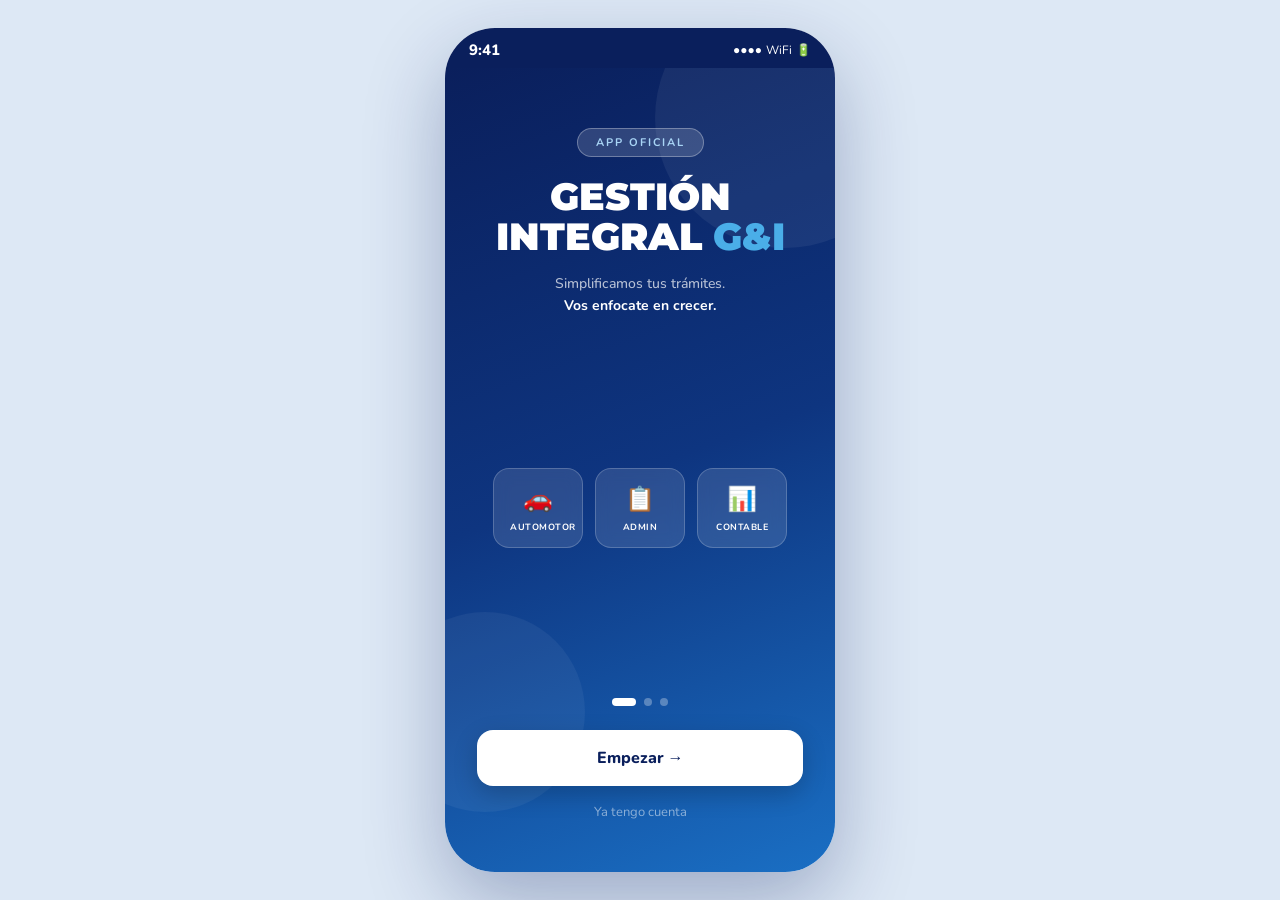
<file: app_gi_v3.html>
<!DOCTYPE html>
<html lang="es">
<head>
<meta charset="UTF-8">
<meta name="viewport" content="width=device-width, initial-scale=1.0, maximum-scale=1.0, user-scalable=no">
<title>GESTIÓN INTEGRAL G&I</title>
<link rel="manifest" href="/manifest.json">
<meta name="theme-color" content="#0a1f5c">
<meta name="mobile-web-app-capable" content="yes">
<meta name="apple-mobile-web-app-capable" content="yes">
<meta name="apple-mobile-web-app-status-bar-style" content="black-translucent">
<meta name="apple-mobile-web-app-title" content="G&I Trámites">
<link rel="apple-touch-icon" href="/icons/icon-192.png">
<link rel="icon" type="image/png" href="/icons/icon-192.png">
<link href="https://fonts.googleapis.com/css2?family=Nunito:wght@400;500;600;700;800;900&family=Montserrat:wght@700;800;900&display=swap" rel="stylesheet">
<style>
:root {
  --dark: #0a1f5c;
  --mid: #1a6fc4;
  --light: #4aaee8;
  --sky: #e8f4fd;
  --white: #ffffff;
  --gray: #f4f7fb;
  --text: #1a2744;
  --sub: #6b7fa3;
  --success: #22c55e;
  --warn: #f59e0b;
  --radius: 20px;
  --shadow: 0 8px 32px rgba(10,31,92,0.13);
}

* { margin:0; padding:0; box-sizing:border-box; -webkit-tap-highlight-color:transparent; }

body {
  font-family: 'Nunito', sans-serif;
  background: #dde8f5;
  display: flex;
  justify-content: center;
  align-items: center;
  min-height: 100vh;
  padding: 20px;
}

/* ── PHONE SHELL ── */
.phone {
  width: 390px;
  height: 844px;
  background: var(--white);
  border-radius: 50px;
  box-shadow: 0 30px 80px rgba(10,31,92,0.3), inset 0 0 0 2px rgba(255,255,255,0.5);
  overflow: hidden;
  position: relative;
  display: flex;
  flex-direction: column;
}

/* Status bar */
.status-bar {
  background: var(--dark);
  padding: 12px 24px 8px;
  display: flex;
  justify-content: space-between;
  align-items: center;
  flex-shrink: 0;
}
.status-bar .time { color: white; font-weight: 800; font-size: 15px; }
.status-bar .icons { color: white; font-size: 12px; display:flex; gap:4px; align-items:center; }

/* ── SCREENS ── */
.screen {
  display: none;
  flex: 1;
  flex-direction: column;
  overflow: hidden;
  animation: fadeIn 0.3s ease;
}
.screen.active { display: flex; }

@keyframes fadeIn {
  from { opacity: 0; transform: translateX(20px); }
  to   { opacity: 1; transform: translateX(0); }
}

/* ── SCROLLABLE BODY ── */
.scroll-body {
  flex: 1;
  overflow-y: auto;
  padding-bottom: 20px;
  -webkit-overflow-scrolling: touch;
}
.scroll-body::-webkit-scrollbar { display: none; }

/* ══════════════════════════════
   SCREEN 1 – ONBOARDING
══════════════════════════════ */
#s-onboarding {
  background: linear-gradient(160deg, var(--dark) 0%, #0e3580 50%, var(--mid) 100%);
  justify-content: space-between;
  align-items: center;
  text-align: center;
  padding: 60px 32px 50px;
  position: relative;
  overflow: hidden;
}
#s-onboarding::before {
  content: '';
  position: absolute;
  top: -80px; right: -80px;
  width: 260px; height: 260px;
  border-radius: 50%;
  background: rgba(255,255,255,0.06);
}
#s-onboarding::after {
  content: '';
  position: absolute;
  bottom: 60px; left: -60px;
  width: 200px; height: 200px;
  border-radius: 50%;
  background: rgba(255,255,255,0.05);
}
.onb-logo {
  position: relative; z-index:1;
}
.onb-badge {
  display: inline-block;
  background: rgba(255,255,255,0.15);
  border: 1px solid rgba(255,255,255,0.3);
  border-radius: 50px;
  padding: 6px 18px;
  color: #a8d4f5;
  font-size: 11px;
  font-weight: 700;
  letter-spacing: 2px;
  text-transform: uppercase;
  margin-bottom: 20px;
}
.onb-title {
  font-family: 'Montserrat', sans-serif;
  font-size: 38px;
  font-weight: 900;
  color: white;
  line-height: 1.05;
  margin-bottom: 4px;
}
.onb-title span { color: var(--light); }
.onb-tagline {
  color: rgba(255,255,255,0.7);
  font-size: 14px;
  font-weight: 500;
  line-height: 1.6;
  margin-top: 16px;
  max-width: 260px;
  margin-left: auto; margin-right: auto;
}

.onb-illustration {
  position: relative; z-index:1;
  display: flex;
  gap: 12px;
  justify-content: center;
}
.onb-card {
  background: rgba(255,255,255,0.12);
  border: 1px solid rgba(255,255,255,0.2);
  border-radius: 16px;
  padding: 14px 16px;
  text-align: center;
  backdrop-filter: blur(8px);
  width: 90px;
}
.onb-card .ico { font-size: 24px; margin-bottom: 6px; }
.onb-card .lbl { color: white; font-size: 9px; font-weight: 700; text-transform: uppercase; letter-spacing: 0.5px; }

.onb-bottom { position: relative; z-index:1; width: 100%; }
.onb-dots { display:flex; gap:8px; justify-content:center; margin-bottom:24px; }
.onb-dots span { width:8px; height:8px; border-radius:50%; background:rgba(255,255,255,0.3); }
.onb-dots span.active { background:white; width:24px; border-radius:4px; }

/* ── BUTTONS ── */
.btn-primary {
  width: 100%;
  padding: 17px;
  border-radius: 16px;
  border: none;
  background: white;
  color: var(--dark);
  font-family: 'Nunito', sans-serif;
  font-size: 16px;
  font-weight: 800;
  cursor: pointer;
  transition: transform 0.15s, box-shadow 0.15s;
  box-shadow: 0 8px 24px rgba(0,0,0,0.2);
}
.btn-primary:active { transform: scale(0.97); }
.btn-primary.blue {
  background: linear-gradient(135deg, var(--mid), var(--light));
  color: white;
  box-shadow: 0 8px 24px rgba(26,111,196,0.4);
}
.btn-secondary {
  width: 100%;
  padding: 15px;
  border-radius: 16px;
  border: 2px solid var(--mid);
  background: transparent;
  color: var(--mid);
  font-family: 'Nunito', sans-serif;
  font-size: 15px;
  font-weight: 700;
  cursor: pointer;
  margin-top: 10px;
}

/* ══════════════════════════════
   SCREEN 2 – REGISTRO
══════════════════════════════ */
.screen-header {
  background: linear-gradient(135deg, var(--dark), var(--mid));
  padding: 24px 24px 28px;
  flex-shrink: 0;
}
.screen-header .back {
  color: rgba(255,255,255,0.7);
  font-size: 22px;
  cursor: pointer;
  display: inline-block;
  margin-bottom: 12px;
  padding: 4px 0;
}
.screen-header h1 {
  font-family: 'Montserrat', sans-serif;
  color: white;
  font-size: 26px;
  font-weight: 800;
  line-height: 1.2;
}
.screen-header p {
  color: rgba(255,255,255,0.65);
  font-size: 13px;
  margin-top: 6px;
}

.form-body { padding: 24px 20px; }
.input-group { margin-bottom: 18px; }
.input-group label {
  display: block;
  font-size: 12px;
  font-weight: 700;
  color: var(--sub);
  text-transform: uppercase;
  letter-spacing: 1px;
  margin-bottom: 8px;
}
.input-group .inp {
  width: 100%;
  padding: 15px 18px;
  border-radius: 14px;
  border: 2px solid #e2eaf6;
  background: var(--gray);
  font-family: 'Nunito', sans-serif;
  font-size: 15px;
  color: var(--text);
  outline: none;
  transition: border-color 0.2s;
}
.input-group .inp:focus { border-color: var(--mid); background: white; }
.inp-icon { position: relative; }
.inp-icon .inp { padding-left: 46px; }
.inp-icon .icon {
  position: absolute; left: 16px; top: 50%;
  transform: translateY(-50%);
  font-size: 18px; pointer-events: none;
}
.input-group select.inp { appearance: none; }

.terms {
  display: flex;
  align-items: flex-start;
  gap: 10px;
  margin-bottom: 22px;
}
.terms input[type=checkbox] { width:18px; height:18px; margin-top:2px; accent-color: var(--mid); }
.terms span { font-size: 12px; color: var(--sub); line-height: 1.5; }
.terms span a { color: var(--mid); font-weight: 700; }

/* ══════════════════════════════
   SCREEN 3 – HOME
══════════════════════════════ */
.home-header {
  background: linear-gradient(135deg, var(--dark) 0%, var(--mid) 100%);
  padding: 20px 22px 30px;
  position: relative;
  overflow: hidden;
  flex-shrink: 0;
}
.home-header::after {
  content: '';
  position: absolute;
  bottom: -20px; right: -20px;
  width: 120px; height: 120px;
  border-radius: 50%;
  background: rgba(255,255,255,0.08);
}
.home-header .top-row {
  display: flex;
  justify-content: space-between;
  align-items: center;
  margin-bottom: 18px;
}
.home-header .logo-sm {
  font-family: 'Montserrat', sans-serif;
  color: white;
  font-size: 14px;
  font-weight: 800;
}
.home-header .logo-sm span { color: var(--light); }
.avatar {
  width: 38px; height: 38px;
  border-radius: 50%;
  background: rgba(255,255,255,0.2);
  border: 2px solid rgba(255,255,255,0.4);
  display: flex; align-items: center; justify-content: center;
  font-size: 18px; cursor: pointer;
}
.home-header h2 {
  color: white;
  font-size: 22px;
  font-weight: 800;
  line-height: 1.3;
  position: relative; z-index:1;
}
.home-header h2 span { color: var(--light); }

/* Categories */
.section-title {
  font-size: 13px;
  font-weight: 700;
  color: var(--sub);
  text-transform: uppercase;
  letter-spacing: 1px;
  padding: 20px 20px 12px;
}

.cat-grid {
  display: grid;
  grid-template-columns: 1fr 1fr 1fr;
  gap: 12px;
  padding: 0 20px;
}
.cat-card {
  background: white;
  border-radius: 18px;
  padding: 18px 12px;
  text-align: center;
  box-shadow: var(--shadow);
  cursor: pointer;
  transition: transform 0.2s, box-shadow 0.2s;
  border: 2px solid transparent;
}
.cat-card:active { transform: scale(0.95); }
.cat-card.auto  { border-color: #dbeafe; background: #f0f7ff; }
.cat-card.admin { border-color: #dcfce7; background: #f0fdf4; }
.cat-card.cont  { border-color: #fef9c3; background: #fefce8; }
.cat-card .cat-icon { font-size: 28px; margin-bottom: 8px; }
.cat-card .cat-name {
  font-size: 11px;
  font-weight: 800;
  color: var(--text);
  text-transform: uppercase;
  letter-spacing: 0.3px;
  line-height: 1.3;
}

/* Quick access */
.quick-row {
  display: grid;
  grid-template-columns: 1fr 1fr;
  gap: 12px;
  padding: 0 20px;
}
.quick-card {
  background: white;
  border-radius: 18px;
  padding: 16px;
  display: flex;
  align-items: center;
  gap: 12px;
  box-shadow: var(--shadow);
  cursor: pointer;
  transition: transform 0.2s;
}
.quick-card:active { transform: scale(0.97); }
.quick-card .q-icon {
  width: 42px; height: 42px;
  border-radius: 12px;
  display: flex; align-items: center; justify-content: center;
  font-size: 20px;
  flex-shrink: 0;
}
.quick-card.tramites .q-icon { background: #eff6ff; }
.quick-card.contacto .q-icon { background: #f0fdf4; }
.quick-card .q-text strong { display: block; font-size: 13px; font-weight: 800; color: var(--text); }
.quick-card .q-text span { font-size: 11px; color: var(--sub); }

/* Banner promo */
.promo-banner {
  margin: 0 20px;
  background: linear-gradient(135deg, var(--dark), var(--mid));
  border-radius: 18px;
  padding: 18px 20px;
  display: flex;
  align-items: center;
  gap: 14px;
  box-shadow: 0 8px 24px rgba(26,111,196,0.3);
}
.promo-banner .promo-icon { font-size: 32px; }
.promo-banner .promo-text strong { color: white; font-size: 14px; font-weight: 800; display: block; }
.promo-banner .promo-text span { color: rgba(255,255,255,0.7); font-size: 12px; }

/* ══════════════════════════════
   SCREEN 4 – SERVICIOS AUTOMOTOR
══════════════════════════════ */
.service-list { padding: 16px 20px; }
.service-item {
  background: white;
  border-radius: 16px;
  padding: 18px;
  margin-bottom: 12px;
  display: flex;
  align-items: center;
  gap: 14px;
  box-shadow: 0 4px 16px rgba(10,31,92,0.07);
  cursor: pointer;
  transition: transform 0.2s;
}
.service-item:active { transform: scale(0.98); }
.service-item .s-icon {
  width: 48px; height: 48px;
  border-radius: 14px;
  background: var(--sky);
  display: flex; align-items: center; justify-content: center;
  font-size: 22px;
  flex-shrink: 0;
}
.service-item .s-info strong { font-size: 15px; font-weight: 800; color: var(--text); }
.service-item .s-info span { display: block; font-size: 12px; color: var(--sub); margin-top: 2px; }
.service-item .arrow { margin-left: auto; color: var(--sub); font-size: 18px; }

/* ══════════════════════════════
   SCREEN 5 – DETALLE TRÁMITE
══════════════════════════════ */
.detail-hero {
  background: linear-gradient(135deg, var(--dark), var(--mid));
  padding: 20px 22px 36px;
  position: relative;
}
.detail-hero .back { color: rgba(255,255,255,0.8); cursor:pointer; font-size:22px; display:block; margin-bottom:12px; }
.detail-hero h2 { color: white; font-family: 'Montserrat', sans-serif; font-size: 24px; font-weight: 800; }
.detail-hero .time-badge {
  display: inline-flex;
  align-items: center;
  gap: 6px;
  background: rgba(255,255,255,0.15);
  border-radius: 50px;
  padding: 5px 14px;
  color: white;
  font-size: 12px;
  font-weight: 700;
  margin-top: 10px;
}

.detail-card {
  margin: -16px 20px 16px;
  background: white;
  border-radius: 20px;
  padding: 20px;
  box-shadow: var(--shadow);
}
.detail-card h3 { font-size: 14px; font-weight: 800; color: var(--text); margin-bottom: 10px; display:flex; align-items:center; gap:8px; }
.detail-card p { font-size: 13px; color: var(--sub); line-height: 1.7; }
.req-list { list-style: none; margin-top: 4px; }
.req-list li { font-size: 13px; color: var(--sub); padding: 5px 0; display:flex; align-items:center; gap:8px; }
.req-list li::before { content:'✓'; color: var(--mid); font-weight: 800; }

.price-row {
  display: flex;
  align-items: center;
  justify-content: space-between;
  background: var(--sky);
  border-radius: 14px;
  padding: 14px 18px;
  margin: 0 20px 16px;
}
.price-row span { font-size: 13px; color: var(--sub); font-weight: 600; }
.price-row strong { font-size: 16px; font-weight: 800; color: var(--mid); }

.btn-group { padding: 0 20px 24px; display:flex; flex-direction:column; gap:10px; }

.btn-wsp {
  width: 100%;
  padding: 15px;
  border-radius: 16px;
  border: none;
  background: #25D366;
  color: white;
  font-family: 'Nunito', sans-serif;
  font-size: 15px;
  font-weight: 800;
  cursor: pointer;
  display: flex;
  align-items: center;
  justify-content: center;
  gap: 8px;
  box-shadow: 0 6px 20px rgba(37,211,102,0.35);
  transition: transform 0.15s;
}
.btn-wsp:active { transform: scale(0.97); }

/* ══════════════════════════════
   SCREEN 6 – FORMULARIO SOLICITUD
══════════════════════════════ */
.success-banner {
  background: linear-gradient(135deg, #dcfce7, #bbf7d0);
  border: 2px solid #86efac;
  border-radius: 14px;
  padding: 14px 18px;
  margin: 0 20px 16px;
  display: flex;
  align-items: center;
  gap: 10px;
}
.success-banner span { font-size: 13px; color: #15803d; font-weight: 700; }

/* ══════════════════════════════
   SCREEN 7 – ESTADO TRÁMITE
══════════════════════════════ */
.tramite-card {
  margin: 16px 20px;
  background: white;
  border-radius: 20px;
  box-shadow: var(--shadow);
  overflow: hidden;
}
.tramite-card .tc-header {
  background: linear-gradient(135deg, var(--dark), var(--mid));
  padding: 18px 20px;
}
.tramite-card .tc-header h3 { color: white; font-size: 16px; font-weight: 800; }
.tramite-card .tc-header span { color: rgba(255,255,255,0.65); font-size: 12px; }
.tramite-card .tc-body { padding: 20px; }

.status-steps { list-style: none; }
.status-steps li {
  display: flex;
  align-items: flex-start;
  gap: 14px;
  padding-bottom: 22px;
  position: relative;
}
.status-steps li:not(:last-child)::after {
  content: '';
  position: absolute;
  left: 15px;
  top: 32px;
  bottom: 0;
  width: 2px;
  background: #e2eaf6;
}
.status-steps li.done::after { background: var(--mid); }
.step-dot {
  width: 32px; height: 32px;
  border-radius: 50%;
  display: flex; align-items: center; justify-content: center;
  font-size: 14px;
  flex-shrink: 0;
  z-index: 1;
}
.step-dot.done { background: var(--mid); color: white; }
.step-dot.active { background: var(--warn); color: white; box-shadow: 0 0 0 4px rgba(245,158,11,0.2); }
.step-dot.pending { background: #e2eaf6; color: var(--sub); }
.step-info strong { font-size: 14px; font-weight: 800; color: var(--text); }
.step-info span { display:block; font-size: 12px; color: var(--sub); margin-top: 2px; }

/* ══════════════════════════════
   SCREEN 8 – CONTACTO
══════════════════════════════ */
.contact-card {
  margin: 16px 20px;
  background: white;
  border-radius: 20px;
  box-shadow: var(--shadow);
  overflow: hidden;
}
.contact-item-row {
  display: flex;
  align-items: center;
  gap: 14px;
  padding: 16px 20px;
  border-bottom: 1px solid #f0f4fb;
  cursor: pointer;
  transition: background 0.15s;
}
.contact-item-row:last-child { border-bottom: none; }
.contact-item-row:active { background: var(--gray); }
.ci-icon {
  width: 44px; height: 44px;
  border-radius: 12px;
  background: var(--sky);
  display: flex; align-items: center; justify-content: center;
  font-size: 20px;
  flex-shrink: 0;
}
.ci-info strong { font-size: 14px; font-weight: 800; color: var(--text); display:block; }
.ci-info span { font-size: 12px; color: var(--sub); }
.ci-arrow { margin-left: auto; color: var(--sub); }

.wsp-big {
  margin: 0 20px 20px;
  padding: 18px;
  border-radius: 18px;
  border: none;
  background: linear-gradient(135deg, #1db954, #25D366);
  color: white;
  font-family: 'Nunito', sans-serif;
  font-size: 17px;
  font-weight: 800;
  cursor: pointer;
  width: calc(100% - 40px);
  display: flex;
  align-items: center;
  justify-content: center;
  gap: 10px;
  box-shadow: 0 10px 30px rgba(37,211,102,0.4);
  transition: transform 0.15s;
}
.wsp-big:active { transform: scale(0.97); }

/* ══════════════════════════════
   BOTTOM NAV
══════════════════════════════ */
.bottom-nav {
  background: white;
  border-top: 1px solid #edf1f9;
  display: flex;
  padding: 10px 0 16px;
  flex-shrink: 0;
  box-shadow: 0 -4px 20px rgba(10,31,92,0.07);
}
.nav-item {
  flex: 1;
  display: flex;
  flex-direction: column;
  align-items: center;
  gap: 4px;
  cursor: pointer;
  transition: transform 0.2s;
  padding: 4px 0;
}
.nav-item:active { transform: scale(0.9); }
.nav-icon { font-size: 22px; color: var(--sub); }
.nav-label { font-size: 10px; font-weight: 700; color: var(--sub); text-transform: uppercase; letter-spacing: 0.5px; }
.nav-item.active .nav-icon,
.nav-item.active .nav-label { color: var(--mid); }
.nav-item.active .nav-icon { transform: scale(1.1); }

/* Chip tags */
.chip { display: inline-block; background: var(--sky); color: var(--mid); font-size: 11px; font-weight: 700; padding: 3px 10px; border-radius: 50px; }
</style>
</head>
<body>

<div class="phone">
  <!-- Status Bar -->
  <div class="status-bar">
    <span class="time">9:41</span>
    <div class="icons"><span>●●●●</span> <span>WiFi</span> <span>🔋</span></div>
  </div>

  <!-- ══ SCREEN 1: ONBOARDING ══ -->
  <div id="s-onboarding" class="screen active" style="display:flex;">
    <div class="onb-logo">
      <div class="onb-badge">App Oficial</div>
      <div class="onb-title">GESTIÓN<br>INTEGRAL <span>G&I</span></div>
      <p class="onb-tagline">Simplificamos tus trámites.<br><strong style="color:white">Vos enfocate en crecer.</strong></p>
    </div>

    <div class="onb-illustration">
      <div class="onb-card"><div class="ico">🚗</div><div class="lbl">Automotor</div></div>
      <div class="onb-card"><div class="ico">📋</div><div class="lbl">Admin</div></div>
      <div class="onb-card"><div class="ico">📊</div><div class="lbl">Contable</div></div>
    </div>

    <div class="onb-bottom">
      <div class="onb-dots">
        <span class="active"></span><span></span><span></span>
      </div>
      <button class="btn-primary" onclick="showScreen('s-registro')">Empezar →</button>
      <div style="text-align:center;margin-top:14px;">
        <span style="color:rgba(255,255,255,0.5);font-size:13px;cursor:pointer" onclick="showScreen('s-home')">Ya tengo cuenta</span>
      </div>
    </div>
  </div>

  <!-- ══ SCREEN 2: REGISTRO ══ -->
  <div id="s-registro" class="screen">
    <div class="screen-header">
      <span class="back" onclick="showScreen('s-onboarding')">←</span>
      <h1>Crear cuenta</h1>
      <p>Registrate gratis en segundos</p>
    </div>
    <div class="scroll-body">
      <div class="form-body">
        <div class="input-group">
          <label>Nombre completo</label>
          <div class="inp-icon">
            <span class="icon">👤</span>
            <input class="inp" type="text" placeholder="Tu nombre y apellido" />
          </div>
        </div>
        <div class="input-group">
          <label>Teléfono</label>
          <div class="inp-icon">
            <span class="icon">📱</span>
            <input class="inp" type="tel" placeholder="Ej: 2964 612803" />
          </div>
        </div>
        <div class="input-group">
          <label>Email (opcional)</label>
          <div class="inp-icon">
            <span class="icon">✉️</span>
            <input class="inp" type="email" placeholder="tu@email.com" />
          </div>
        </div>
        <div class="input-group">
          <label>Ciudad</label>
          <div class="inp-icon">
            <span class="icon">📍</span>
            <select class="inp">
              <option>Río Grande, TDF</option>
              <option>Ushuaia, TDF</option>
              <option>Otra ciudad</option>
            </select>
          </div>
        </div>
        <div class="terms">
          <input type="checkbox" checked />
          <span>Acepto los <a href="#">Términos de uso</a> y la <a href="#">Política de privacidad</a> de Gestión Integral G&I</span>
        </div>
        <button class="btn-primary blue" onclick="showScreen('s-home')">Continuar →</button>
        <div style="text-align:center;margin-top:16px;color:var(--sub);font-size:12px;">
          🔒 Tus datos están seguros y protegidos
        </div>
      </div>
    </div>
  </div>

  <!-- ══ SCREEN 3: HOME ══ -->
  <div id="s-home" class="screen">
    <div class="home-header">
      <div class="top-row">
        <div>
          <div style="color:rgba(255,255,255,0.6);font-size:12px;font-weight:600;">¡Hola! 👋</div>
          <div class="logo-sm">GESTIÓN INTEGRAL <span>G&I</span></div>
        </div>
        <div class="avatar">😊</div>
      </div>
      <h2>¿Qué trámite<br><span>necesitás hoy?</span></h2>
    </div>

    <div class="scroll-body">
      <div class="section-title">Categorías</div>
      <div class="cat-grid">
        <div class="cat-card auto" onclick="showScreen('s-automotor')">
          <div class="cat-icon">🚗</div>
          <div class="cat-name">Automotor</div>
        </div>
        <div class="cat-card admin" onclick="showScreen('s-administrativo')">
          <div class="cat-icon">📋</div>
          <div class="cat-name">Administrativo</div>
        </div>
        <div class="cat-card cont" onclick="showScreen('s-contable')">
          <div class="cat-icon">📊</div>
          <div class="cat-name">Contable</div>
        </div>
      </div>

      <div class="section-title">Accesos rápidos</div>
      <div class="quick-row">
        <div class="quick-card tramites" onclick="showScreen('s-estado')">
          <div class="q-icon">📁</div>
          <div class="q-text"><strong>Mis trámites</strong><span>Ver estado</span></div>
        </div>
        <div class="quick-card contacto" onclick="showScreen('s-contacto')">
          <div class="q-icon">💬</div>
          <div class="q-text"><strong>Contactar</strong><span>Respuesta inmediata</span></div>
        </div>
      </div>

      <div style="padding: 4px 20px 16px;">
        <div class="promo-banner">
          <div class="promo-icon">⚡</div>
          <div class="promo-text">
            <strong>Atención rápida y personalizada</strong>
            <span>Consultanos hoy • Respuesta inmediata</span>
          </div>
        </div>
      </div>

      <div class="section-title">Trámites frecuentes</div>
      <div class="service-list" style="padding-top:0;">
        <div class="service-item" onclick="showScreen('s-detalle')">
          <div class="s-icon">📄</div>
          <div class="s-info"><strong>Transferencia vehicular</strong><span>Automotor • Consultar</span></div>
          <span class="arrow">›</span>
        </div>
        <div class="service-item" onclick="showDetalle('informe')">
          <div class="s-icon">🔍</div>
          <div class="s-info"><strong>Informe de dominio</strong><span>Automotor • Consultar</span></div>
          <span class="arrow">›</span>
        </div>
        <div class="service-item" onclick="showScreen('s-detalle')">
          <div class="s-icon">📑</div>
          <div class="s-info"><strong>Gestión contable</strong><span>Contable • Consultar</span></div>
          <span class="arrow">›</span>
        </div>
      </div>
    </div>

    <div class="bottom-nav">
      <div class="nav-item active"><span class="nav-icon">🏠</span><span class="nav-label">Inicio</span></div>
      <div class="nav-item" onclick="showScreen('s-automotor')"><span class="nav-icon">📋</span><span class="nav-label">Trámites</span></div>
      <div class="nav-item" onclick="showScreen('s-estado')"><span class="nav-icon">📁</span><span class="nav-label">Estado</span></div>
      <div class="nav-item" onclick="showScreen('s-contacto')"><span class="nav-icon">💬</span><span class="nav-label">Contacto</span></div>
    </div>
  </div>

  <!-- ══ SCREEN 4: SERVICIOS AUTOMOTOR ══ -->
  <div id="s-automotor" class="screen">
    <div class="screen-header">
      <span class="back" onclick="showScreen('s-home')">←</span>
      <h1>🚗 Automotor</h1>
      <p>Seleccioná el trámite que necesitás</p>
    </div>
    <div class="scroll-body">
      <div class="service-list">
        <div class="service-item" onclick="showDetalle('transferencia')">
          <div class="s-icon">🔄</div>
          <div class="s-info"><strong>Transferencia</strong><span>Cambio de titularidad • Consultar</span></div>
          <span class="arrow">›</span>
        </div>
        <div class="service-item" onclick="showDetalle('informe')">
          <div class="s-icon">🔍</div>
          <div class="s-info"><strong>Informe de dominio</strong><span>Historial del vehículo • Consultar</span></div>
          <span class="arrow">›</span>
        </div>
        <div class="service-item" onclick="showDetalle('cedula')">
          <div class="s-icon">🪪</div>
          <div class="s-info"><strong>Cédula verde / azul</strong><span>Documento del auto • Consultar</span></div>
          <span class="arrow">›</span>
        </div>
        <div class="service-item" onclick="showDetalle('patentamiento')">
          <div class="s-icon">🏷️</div>
          <div class="s-info"><strong>Patentamiento</strong><span>Alta de vehículo nuevo • Consultar</span></div>
          <span class="arrow">›</span>
        </div>
        <div class="service-item" onclick="showDetalle('prenda')">
          <div class="s-icon">🚫</div>
          <div class="s-info"><strong>Levantamiento de prenda</strong><span>Liberación de deuda • Consultar</span></div>
          <span class="arrow">›</span>
        </div>
        <div class="service-item" onclick="showDetalle('denuncia')">
          <div class="s-icon">📝</div>
          <div class="s-info"><strong>Denuncia de venta</strong><span>Protección vendedor • Consultar</span></div>
          <span class="arrow">›</span>
        </div>
      </div>
    </div>
    <div class="bottom-nav">
      <div class="nav-item" onclick="showScreen('s-home')"><span class="nav-icon">🏠</span><span class="nav-label">Inicio</span></div>
      <div class="nav-item active"><span class="nav-icon">📋</span><span class="nav-label">Trámites</span></div>
      <div class="nav-item" onclick="showScreen('s-estado')"><span class="nav-icon">📁</span><span class="nav-label">Estado</span></div>
      <div class="nav-item" onclick="showScreen('s-contacto')"><span class="nav-icon">💬</span><span class="nav-label">Contacto</span></div>
    </div>
  </div>

    <!-- ══ SCREEN 5: DETALLE TRÁMITE ══ -->
  <div id="s-detalle" class="screen">
    <div class="detail-hero" id="detalle-hero">
      <span class="back" id="detalle-back" onclick="showScreen('s-automotor')">←</span>
      <h2 id="detalle-titulo">Trámite</h2>
      <div class="time-badge">⏱ <span id="detalle-tiempo">Consultar</span></div>
    </div>
    <div class="scroll-body">
      <div class="detail-card">
        <h3>📝 Descripción</h3>
        <p id="detalle-desc">Cargando...</p>
      </div>
      <div class="detail-card">
        <h3>✅ Requisitos</h3>
        <ul class="req-list" id="detalle-req"></ul>
      </div>
      <div class="price-row">
        <span>💰 Costo del servicio</span>
        <strong>Consultar →</strong>
      </div>
      <div class="detail-card" style="margin-bottom:0;">
        <h3>⚡ ¿Por qué elegirnos?</h3>
        <p>✦ Atención rápida y personalizada<br>✦ Asesoramiento en todo el proceso<br>✦ Sin filas ni demoras innecesarias<br>✦ Respuesta inmediata a tus consultas</p>
      </div>
      <div style="height:16px;"></div>
      <div class="btn-group">
        <button class="btn-primary blue" onclick="showScreen('s-solicitud')">📋 Solicitar trámite</button>
        <button class="btn-wsp" onclick="whatsapp()">💬 Consultar por WhatsApp</button>
      </div>
    </div>
  </div>

<!-- ══ SCREEN 6: FORMULARIO SOLICITUD ══ -->
  <div id="s-solicitud" class="screen">
    <div class="screen-header">
      <span class="back" onclick="showScreen('s-detalle')">←</span>
      <h1>Nueva solicitud</h1>
      <p>Completá el formulario y te contactamos</p>
    </div>
    <div class="scroll-body">
      <div class="form-body">
        <div class="input-group">
          <label>Nombre completo</label>
          <div class="inp-icon">
            <span class="icon">👤</span>
            <input class="inp" type="text" placeholder="Tu nombre completo" />
          </div>
        </div>
        <div class="input-group">
          <label>Teléfono de contacto</label>
          <div class="inp-icon">
            <span class="icon">📱</span>
            <input class="inp" type="tel" placeholder="2964 XXXXXX" />
          </div>
        </div>
        <div class="input-group">
          <label>Tipo de trámite</label>
          <div class="inp-icon">
            <span class="icon">📋</span>
            <select class="inp">
              <option>Transferencia vehicular</option>
              <option>Informe de dominio</option>
              <option>Cédula verde / azul</option>
              <option>Patentamiento</option>
              <option>Gestión contable</option>
              <option>Gestión administrativa</option>
              <option>Otro</option>
            </select>
          </div>
        </div>
        <div class="input-group">
          <label>Mensaje / Consulta</label>
          <textarea class="inp" rows="4" style="resize:none;padding-top:14px;" placeholder="Contanos brevemente qué necesitás..."></textarea>
        </div>
        <div class="success-banner" id="success-msg" style="display:none;">
          <span>✅ ¡Solicitud enviada! Te contactaremos a la brevedad.</span>
        </div>
        <button class="btn-primary blue" onclick="sendForm()">🚀 Enviar solicitud</button>
        <div style="text-align:center;margin-top:14px;color:var(--sub);font-size:12px;">
          Respuesta inmediata en horario de atención
        </div>
      </div>
    </div>
  </div>

  <!-- ══ SCREEN 7: ESTADO TRÁMITE ══ -->
  <div id="s-estado" class="screen">
    <div class="screen-header">
      <span class="back" onclick="showScreen('s-home')">←</span>
      <h1>Mis trámites</h1>
      <p>Seguí el estado en tiempo real</p>
    </div>
    <div class="scroll-body">
      <div class="tramite-card">
        <div class="tc-header">
          <h3>Transferencia vehicular</h3>
          <span>📅 Iniciado: 19/03/2026 · Ref #2024-001</span>
        </div>
        <div class="tc-body">
          <ul class="status-steps">
            <li class="done">
              <div class="step-dot done">✓</div>
              <div class="step-info">
                <strong>Recibido</strong>
                <span>19/03/2026 · 10:30 hs · Tu solicitud fue recibida</span>
              </div>
            </li>
            <li class="done">
              <div class="step-dot active">⏳</div>
              <div class="step-info">
                <strong>En proceso</strong>
                <span>Actualmente gestionando documentación</span>
              </div>
            </li>
            <li>
              <div class="step-dot pending">○</div>
              <div class="step-info">
                <strong>Finalizado</strong>
                <span>Pendiente · Tiempo est.: 3-5 días hábiles</span>
              </div>
            </li>
          </ul>
        </div>
      </div>

      <div class="tramite-card">
        <div class="tc-header" style="background:linear-gradient(135deg,#15803d,#22c55e);">
          <h3>Informe de dominio</h3>
          <span>📅 Finalizado: 15/03/2026 · Ref #2024-000</span>
        </div>
        <div class="tc-body">
          <ul class="status-steps">
            <li class="done">
              <div class="step-dot done">✓</div>
              <div class="step-info"><strong>Recibido</strong><span>15/03/2026</span></div>
            </li>
            <li class="done">
              <div class="step-dot done">✓</div>
              <div class="step-info"><strong>En proceso</strong><span>15/03/2026</span></div>
            </li>
            <li class="done">
              <div class="step-dot done">✓</div>
              <div class="step-info">
                <strong>Finalizado ✅</strong>
                <span>Trámite completado exitosamente</span>
              </div>
            </li>
          </ul>
        </div>
      </div>

      <div style="padding:0 20px 20px;">
        <button class="btn-primary blue" onclick="showScreen('s-automotor')">+ Nuevo trámite</button>
      </div>
    </div>
    <div class="bottom-nav">
      <div class="nav-item" onclick="showScreen('s-home')"><span class="nav-icon">🏠</span><span class="nav-label">Inicio</span></div>
      <div class="nav-item" onclick="showScreen('s-automotor')"><span class="nav-icon">📋</span><span class="nav-label">Trámites</span></div>
      <div class="nav-item active"><span class="nav-icon">📁</span><span class="nav-label">Estado</span></div>
      <div class="nav-item" onclick="showScreen('s-contacto')"><span class="nav-icon">💬</span><span class="nav-label">Contacto</span></div>
    </div>
  </div>

  <!-- ══ SCREEN 8: CONTACTO ══ -->
  <div id="s-contacto" class="screen">
    <div class="screen-header">
      <span class="back" onclick="showScreen('s-home')">←</span>
      <h1>Contacto</h1>
      <p>Atención rápida y personalizada</p>
    </div>
    <div class="scroll-body">
      <div style="padding:16px 20px 8px;">
        <button class="wsp-big" onclick="whatsapp()">
          💬 Escribinos por WhatsApp
        </button>
      </div>

      <div class="section-title">Teléfonos</div>
      <div class="contact-card">
        <div class="contact-item-row" onclick="window.location.href='tel:3518668892'">
          <div class="ci-icon">📞</div>
          <div class="ci-info"><strong>351 866 8892</strong><span>Llamar directamente</span></div>
          <span class="ci-arrow">›</span>
        </div>
        <div class="contact-item-row" onclick="window.location.href='tel:2964612803'">
          <div class="ci-icon">📞</div>
          <div class="ci-info"><strong>2964 612803</strong><span>Llamar directamente</span></div>
          <span class="ci-arrow">›</span>
        </div>
        <div class="contact-item-row" onclick="window.location.href='tel:02964559077'">
          <div class="ci-icon">📞</div>
          <div class="ci-info"><strong>(02964) 559077</strong><span>Llamar directamente</span></div>
          <span class="ci-arrow">›</span>
        </div>
      </div>

      <div class="section-title">Redes y email</div>
      <div class="contact-card">
        <div class="contact-item-row" onclick="window.location.href='mailto:marservicios46@gmail.com'">
          <div class="ci-icon">✉️</div>
          <div class="ci-info"><strong>marservicios46@gmail.com</strong><span>Enviar email</span></div>
          <span class="ci-arrow">›</span>
        </div>
        <div class="contact-item-row" onclick="window.location.href='https://instagram.com/monica__gaby2024'">
          <div class="ci-icon">📸</div>
          <div class="ci-info"><strong>@monica__gaby2024</strong><span>Instagram</span></div>
          <span class="ci-arrow">›</span>
        </div>
      </div>

      <div style="padding: 8px 20px 20px;text-align:center;">
        <div style="background:var(--sky);border-radius:14px;padding:14px 18px;">
          <div style="font-size:20px;margin-bottom:6px;">⏰</div>
          <strong style="font-size:13px;color:var(--text);">Horario de atención</strong>
          <p style="font-size:12px;color:var(--sub);margin-top:4px;">Lunes a Viernes · 9:00 - 18:00 hs</p>
          <p style="font-size:11px;color:var(--mid);font-weight:700;margin-top:4px;">Respuesta inmediata por WhatsApp</p>
        </div>
      </div>
    </div>
    <div class="bottom-nav">
      <div class="nav-item" onclick="showScreen('s-home')"><span class="nav-icon">🏠</span><span class="nav-label">Inicio</span></div>
      <div class="nav-item" onclick="showScreen('s-automotor')"><span class="nav-icon">📋</span><span class="nav-label">Trámites</span></div>
      <div class="nav-item" onclick="showScreen('s-estado')"><span class="nav-icon">📁</span><span class="nav-label">Estado</span></div>
      <div class="nav-item active"><span class="nav-icon">💬</span><span class="nav-label">Contacto</span></div>
    </div>
  </div>



  <!-- ══ SCREEN: SERVICIOS ADMINISTRATIVOS ══ -->
  <div id="s-administrativo" class="screen">
    <div class="screen-header">
      <span class="back" onclick="showScreen('s-home')">←</span>
      <h1>📋 Administrativo</h1>
      <p>Seleccioná el servicio que necesitás</p>
    </div>
    <div class="scroll-body">
      <div class="service-list">
        <div class="service-item" onclick="showDetalle('habilitacion')">
          <div class="s-icon">🏢</div>
          <div class="s-info"><strong>Habilitaciones Comerciales</strong><span>Habilitación de local • Consultar</span></div>
          <span class="arrow">›</span>
        </div>
        <div class="service-item" onclick="showDetalle('gestion-admin')">
          <div class="s-icon">📑</div>
          <div class="s-info"><strong>Gestión Administrativa Integral</strong><span>Trámites ante organismos • Consultar</span></div>
          <span class="arrow">›</span>
        </div>
        <div class="service-item" onclick="showDetalle('gestion-tramites')">
          <div class="s-icon">📂</div>
          <div class="s-info"><strong>Gestión de Trámites</strong><span>Organismos públicos • Consultar</span></div>
          <span class="arrow">›</span>
        </div>
      </div>
    </div>
    <div class="bottom-nav">
      <div class="nav-item" onclick="showScreen('s-home')"><span class="nav-icon">🏠</span><span class="nav-label">Inicio</span></div>
      <div class="nav-item active"><span class="nav-icon">📋</span><span class="nav-label">Trámites</span></div>
      <div class="nav-item" onclick="showScreen('s-estado')"><span class="nav-icon">📁</span><span class="nav-label">Estado</span></div>
      <div class="nav-item" onclick="showScreen('s-contacto')"><span class="nav-icon">💬</span><span class="nav-label">Contacto</span></div>
    </div>
  </div>

  <!-- ══ SCREEN: SERVICIOS CONTABLES ══ -->
  <div id="s-contable" class="screen">
    <div class="screen-header">
      <span class="back" onclick="showScreen('s-home')">←</span>
      <h1>📊 Servicios Contables</h1>
      <p>Seleccioná el servicio que necesitás</p>
    </div>
    <div class="scroll-body">
      <div class="service-list">
        <div class="service-item" onclick="showDetalle('monotributo')">
          <div class="s-icon">📝</div>
          <div class="s-info"><strong>Alta Monotributo</strong><span>Inscripción y categorización • Consultar</span></div>
          <span class="arrow">›</span>
        </div>
        <div class="service-item" onclick="showDetalle('autonomos')">
          <div class="s-icon">👤</div>
          <div class="s-info"><strong>Alta Autónomos</strong><span>Inscripción autónomos • Consultar</span></div>
          <span class="arrow">›</span>
        </div>
        <div class="service-item" onclick="showDetalle('iva')">
          <div class="s-icon">💰</div>
          <div class="s-info"><strong>Liquidación IVA Digital</strong><span>Presentación mensual • Consultar</span></div>
          <span class="arrow">›</span>
        </div>
        <div class="service-item" onclick="showDetalle('iibb')">
          <div class="s-icon">🗺️</div>
          <div class="s-info"><strong>Ingresos Brutos</strong><span>Todas las jurisdicciones • Consultar</span></div>
          <span class="arrow">›</span>
        </div>
        <div class="service-item" onclick="showDetalle('ganancias')">
          <div class="s-icon">📈</div>
          <div class="s-info"><strong>Ganancias Unipersonal</strong><span>Declaración anual • Consultar</span></div>
          <span class="arrow">›</span>
        </div>
        <div class="service-item" onclick="showDetalle('bienes')">
          <div class="s-icon">🏦</div>
          <div class="s-info"><strong>Bienes Personales</strong><span>Declaración anual • Consultar</span></div>
          <span class="arrow">›</span>
        </div>
        <div class="service-item" onclick="showDetalle('arca')">
          <div class="s-icon">📅</div>
          <div class="s-info"><strong>Planes de Pago ARCA</strong><span>ARCA e Ingresos Brutos • Consultar</span></div>
          <span class="arrow">›</span>
        </div>
      </div>
    </div>
    <div class="bottom-nav">
      <div class="nav-item" onclick="showScreen('s-home')"><span class="nav-icon">🏠</span><span class="nav-label">Inicio</span></div>
      <div class="nav-item active"><span class="nav-icon">📋</span><span class="nav-label">Trámites</span></div>
      <div class="nav-item" onclick="showScreen('s-estado')"><span class="nav-icon">📁</span><span class="nav-label">Estado</span></div>
      <div class="nav-item" onclick="showScreen('s-contacto')"><span class="nav-icon">💬</span><span class="nav-label">Contacto</span></div>
    </div>
  </div>
</div><!-- /phone -->

<script>

const SERVICIOS = {
  // AUTOMOTOR
  transferencia: {
    titulo: 'Transferencia Vehicular',
    icono: '🔄',
    descripcion: 'Realizamos el trámite completo de cambio de titularidad del vehículo ante el Registro Nacional del Automotor. Nos encargamos de toda la documentación necesaria para que el trámite sea rápido y sin complicaciones.',
    requisitos: ['DNI original y fotocopia del comprador y vendedor', 'Título del vehículo original', 'Formulario 08 firmado ante escribano', 'Libre deuda de patente municipal', 'RTO vigente (si corresponde)', 'CUIT/CUIL de ambas partes'],
    tiempo: '5 a 10 días hábiles',
    back: 's-automotor'
  },
  informe: {
    titulo: 'Informe de Dominio',
    icono: '🔍',
    descripcion: 'Obtenemos el informe completo del historial del vehículo: titularidad, prendas, inhibiciones, robos y cualquier anotación registral. Ideal antes de comprar un auto usado.',
    requisitos: ['Dominio (patente) del vehículo', 'Motivo de la consulta', 'Datos del solicitante (DNI/CUIT)'],
    tiempo: '24 a 48 horas hábiles',
    back: 's-automotor'
  },
  cedula: {
    titulo: 'Cédula Verde / Azul',
    icono: '🪪',
    descripcion: 'Gestionamos la obtención de cédula verde (titular) o cédula azul (autorización para terceros) ante el Registro del Automotor. Documento indispensable para circular con el vehículo.',
    requisitos: ['Título del vehículo', 'DNI del titular', 'En caso de cédula azul: datos del autorizado', 'Libre deuda de patente'],
    tiempo: '3 a 5 días hábiles',
    back: 's-automotor'
  },
  patentamiento: {
    titulo: 'Patentamiento',
    icono: '🏷️',
    descripcion: 'Realizamos el alta registral de vehículos nuevos o importados. Incluye la inscripción ante el Registro del Automotor y la obtención de la documentación correspondiente.',
    requisitos: ['Factura de compra del vehículo', 'DNI del comprador', 'CUIT del concesionario o vendedor', 'Certificado de fabricación o importación'],
    tiempo: '5 a 15 días hábiles',
    back: 's-automotor'
  },
  prenda: {
    titulo: 'Levantamiento de Prenda',
    icono: '🚫',
    descripcion: 'Gestionamos la cancelación y levantamiento de prendas sobre vehículos una vez abonada la deuda. Trámite necesario para poder transferir o disponer libremente del vehículo.',
    requisitos: ['Certificado de cancelación de deuda del acreedor', 'Título del vehículo', 'DNI del titular', 'Datos del acreedor prendario'],
    tiempo: '5 a 10 días hábiles',
    back: 's-automotor'
  },
  denuncia: {
    titulo: 'Denuncia de Venta',
    icono: '📝',
    descripcion: 'Realizamos la denuncia de venta ante el Registro del Automotor para proteger al vendedor de responsabilidades posteriores a la entrega del vehículo. Trámite fundamental para desvincularse legalmente.',
    requisitos: ['DNI del vendedor', 'Datos del comprador', 'Número de dominio del vehículo', 'Fecha y precio de la venta'],
    tiempo: '24 a 48 horas hábiles',
    back: 's-automotor'
  },
  // ADMINISTRATIVO
  habilitacion: {
    titulo: 'Habilitaciones Comerciales',
    icono: '🏢',
    descripcion: 'Gestionamos la habilitación comercial de tu local o emprendimiento ante el municipio correspondiente. Te asesoramos en todos los pasos para que tu negocio funcione de forma legal.',
    requisitos: ['DNI del titular o razón social', 'Contrato de alquiler o escritura del local', 'Planos del local (si corresponde)', 'Certificado de bomberos y/o bromatología según rubro', 'CUIT del titular'],
    tiempo: '15 a 30 días hábiles',
    back: 's-administrativo'
  },
  'gestion-admin': {
    titulo: 'Gestión Administrativa Integral',
    icono: '📑',
    descripcion: 'Nos ocupamos de todos tus trámites administrativos ante organismos públicos, municipales y provinciales. Ahorrás tiempo y evitás filas innecesarias con nuestra gestión personalizada.',
    requisitos: ['DNI del titular', 'Documentación específica según el trámite', 'Poder notarial (si se requiere representación)', 'CUIT/CUIL según corresponda'],
    tiempo: 'Según el organismo y el trámite',
    back: 's-administrativo'
  },
  'gestion-tramites': {
    titulo: 'Gestión de Trámites',
    icono: '📂',
    descripcion: 'Realizamos todo tipo de trámites ante organismos públicos: AFIP, ANSES, municipios, registros civiles y más. Te acompañamos en cada paso del proceso.',
    requisitos: ['DNI del titular', 'Documentación requerida por el organismo', 'CUIT/CUIL si corresponde'],
    tiempo: 'Según el organismo',
    back: 's-administrativo'
  },
  // CONTABLE
  monotributo: {
    titulo: 'Alta Monotributo',
    icono: '📝',
    descripcion: 'Realizamos tu inscripción en el régimen de Monotributo ante AFIP, determinamos la categoría correcta según tus ingresos y actividad, y te asesoramos para que pagues lo justo.',
    requisitos: ['DNI', 'CUIT (si ya tenés, si no lo tramitamos)', 'CBU bancaria', 'Actividad a desarrollar', 'Domicilio fiscal'],
    tiempo: '24 a 48 horas hábiles',
    back: 's-contable'
  },
  autonomos: {
    titulo: 'Alta Autónomos',
    icono: '👤',
    descripcion: 'Gestionamos tu inscripción como trabajador autónomo ante AFIP. Te asesoramos sobre las categorías, los aportes correspondientes y las obligaciones fiscales del régimen.',
    requisitos: ['DNI', 'CUIT', 'CBU bancaria', 'Actividad profesional o comercial', 'Domicilio fiscal'],
    tiempo: '24 a 72 horas hábiles',
    back: 's-contable'
  },
  iva: {
    titulo: 'Liquidación IVA Digital',
    icono: '💰',
    descripcion: 'Realizamos la presentación mensual del IVA digital ante AFIP. Controlamos débitos y créditos fiscales para optimizar tu carga impositiva y cumplir con los plazos legales.',
    requisitos: ['Facturas emitidas del período', 'Facturas de compras y gastos', 'Acceso a AFIP (clave fiscal)', 'Extracto bancario del período'],
    tiempo: 'Presentación mensual antes del vencimiento',
    back: 's-contable'
  },
  iibb: {
    titulo: 'Ingresos Brutos',
    icono: '🗺️',
    descripcion: 'Liquidamos y presentamos Ingresos Brutos en todas las jurisdicciones donde operás, incluyendo Convenio Multilateral. Cumplimos con todos los vencimientos provinciales.',
    requisitos: ['CUIT', 'Número de inscripción en IIBB provincial', 'Facturas emitidas del período', 'Clave fiscal AFIP y provinciales'],
    tiempo: 'Presentación mensual según vencimientos',
    back: 's-contable'
  },
  ganancias: {
    titulo: 'Ganancias Unipersonal',
    icono: '📈',
    descripcion: 'Preparamos y presentamos la declaración jurada anual de Ganancias para personas humanas y unipersonales. Optimizamos las deducciones para minimizar tu carga fiscal.',
    requisitos: ['CUIT y clave fiscal AFIP', 'Comprobantes de ingresos del año', 'Gastos deducibles (alquiler, medicina prepaga, etc.)', 'Bienes al 31 de diciembre', 'Extractos bancarios anuales'],
    tiempo: 'Presentación anual (junio/julio)',
    back: 's-contable'
  },
  bienes: {
    titulo: 'Bienes Personales',
    icono: '🏦',
    descripcion: 'Liquidamos y presentamos la declaración jurada de Bienes Personales. Declaramos todos tus activos al 31 de diciembre y calculamos el impuesto correspondiente.',
    requisitos: ['CUIT y clave fiscal AFIP', 'Detalle de bienes al 31/12 (inmuebles, autos, cuentas)', 'Extractos bancarios al 31/12', 'Valuaciones fiscales de inmuebles'],
    tiempo: 'Presentación anual (junio/julio)',
    back: 's-contable'
  },
  arca: {
    titulo: 'Planes de Pago ARCA',
    icono: '📅',
    descripcion: 'Gestionamos planes de pago ante ARCA (ex AFIP) e Ingresos Brutos para regularizar deudas impositivas. Te asesoramos sobre la mejor opción según tu situación.',
    requisitos: ['CUIT y clave fiscal', 'Detalle de deudas a regularizar', 'CBU para débito automático (si corresponde)', 'Documentación de la deuda'],
    tiempo: '24 a 72 horas hábiles',
    back: 's-contable'
  }
};

function showDetalle(key) {
  const s = SERVICIOS[key];
  if (!s) return;
  document.getElementById('detalle-titulo').textContent = s.icono + ' ' + s.titulo;
  document.getElementById('detalle-desc').textContent = s.descripcion;
  document.getElementById('detalle-tiempo').textContent = s.tiempo;
  document.getElementById('detalle-back').setAttribute('onclick', "showScreen('" + s.back + "')");
  const reqList = document.getElementById('detalle-req');
  reqList.innerHTML = s.requisitos.map(r => '<li>' + r + '</li>').join('');
  showScreen('s-detalle');
}
function showScreen(id) {
  document.querySelectorAll('.screen').forEach(s => {
    s.classList.remove('active');
    s.style.display = 'none';
  });
  const el = document.getElementById(id);
  if (el) {
    el.style.display = 'flex';
    requestAnimationFrame(() => el.classList.add('active'));
  }
}

function sendForm() {
  const btn = event.currentTarget;
  const inputs = document.querySelectorAll('#s-solicitud .inp');
  const nombre   = inputs[0]?.value || '';
  const telefono = inputs[1]?.value || '';
  const tramite  = inputs[2]?.value || 'No especificado';
  const mensaje  = inputs[3]?.value || 'Sin mensaje adicional';

  if (!nombre || !telefono) {
    alert('Por favor completá tu nombre y teléfono.');
    return;
  }

  btn.textContent = '⏳ Enviando...';
  btn.disabled = true;

  const texto = '🗂️ *NUEVA SOLICITUD - GESTIÓN INTEGRAL G&I*\n\n'
    + '👤 *Nombre:* ' + nombre + '\n'
    + '📱 *Teléfono:* ' + telefono + '\n'
    + '📋 *Trámite:* ' + tramite + '\n'
    + '💬 *Mensaje:* ' + mensaje + '\n\n'
    + '_Enviado desde la app_';

  setTimeout(() => {
    document.getElementById('success-msg').style.display = 'flex';
    btn.textContent = '✅ Solicitud enviada';
    btn.style.background = 'linear-gradient(135deg,#15803d,#22c55e)';
    window.open('https://wa.me/5492964559077?text=' + encodeURIComponent(texto), '_blank');
    setTimeout(() => showScreen('s-estado'), 2000);
  }, 800);
}

function whatsapp() {
  const msg = encodeURIComponent('Hola! Me comunico desde la app de GESTIÓN INTEGRAL G&I. Quisiera consultar sobre un trámite.');
  window.open('https://wa.me/5492964559077?text=' + msg, '_blank');
}
</script>
<script>
if ('serviceWorker' in navigator) {
  window.addEventListener('load', () => {
    navigator.serviceWorker.register('/sw.js');
  });
}
</script>
</body>
</html>
</file>
